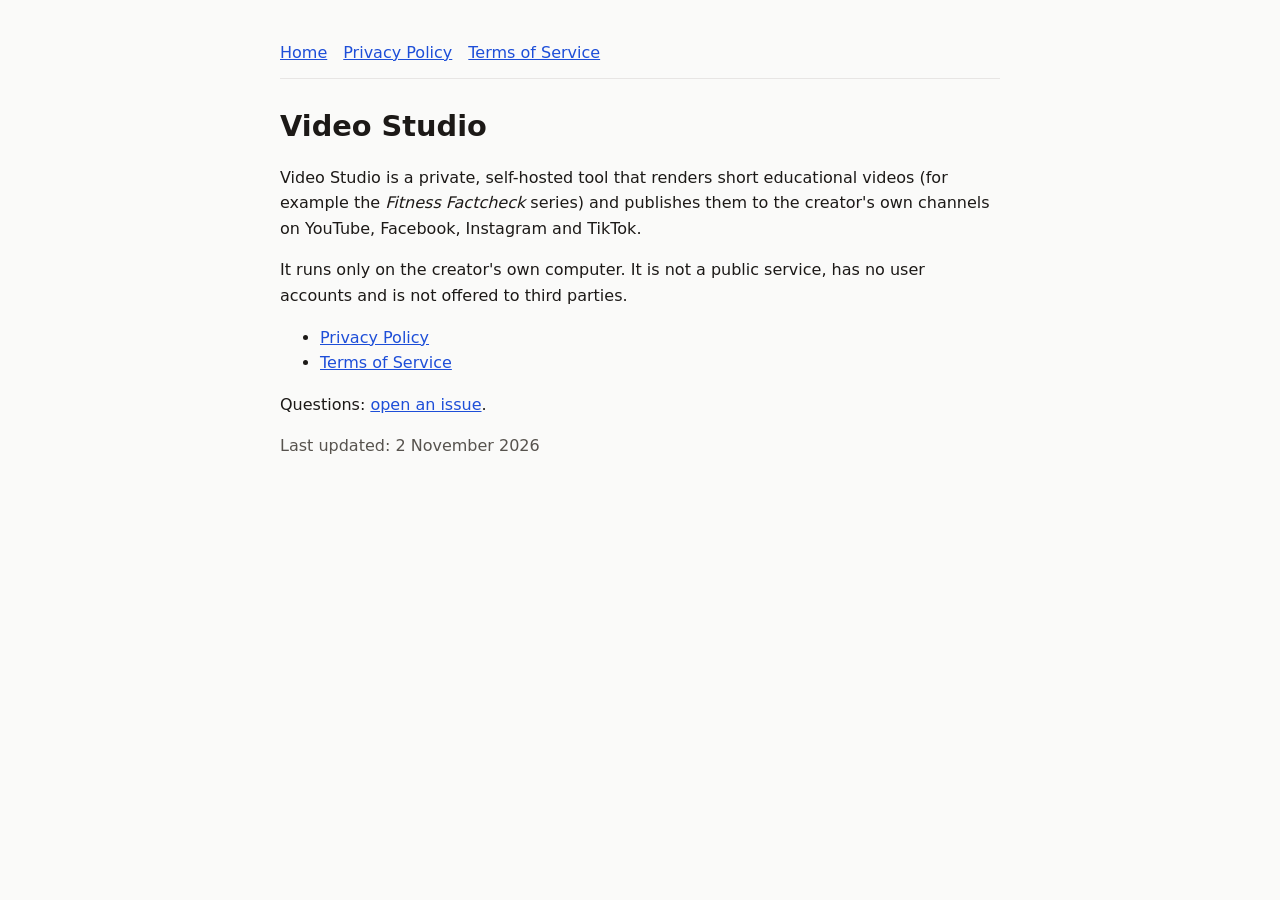
<file: index.html>
<!doctype html>
<html lang="en"><head><meta charset="utf-8"><meta name="google-site-verification" content="L645QQ-cFm9Fiel9o3NShPHzwrUqD18lj9RJ_Jxz-9k" /><meta name="viewport" content="width=device-width,initial-scale=1"><title>Video Studio</title><link rel="stylesheet" href="style.css"></head><body><main><nav><a href="./">Home</a><a href="privacy.html">Privacy Policy</a><a href="terms.html">Terms of Service</a></nav>
<h1>Video Studio</h1>
<p>Video Studio is a private, self-hosted tool that renders short educational videos (for example the <em>Fitness Factcheck</em> series) and publishes them to the creator's own channels on YouTube, Facebook, Instagram and TikTok.</p>
<p>It runs only on the creator's own computer. It is not a public service, has no user accounts and is not offered to third parties.</p>
<ul><li><a href="privacy.html">Privacy Policy</a></li><li><a href="terms.html">Terms of Service</a></li></ul>
<p>Questions: <a href="https://github.com/SSiertsema/video-studio-legal/issues">open an issue</a>.</p>
<p class="muted">Last updated: 2 November 2026</p></main></body></html>
</file>
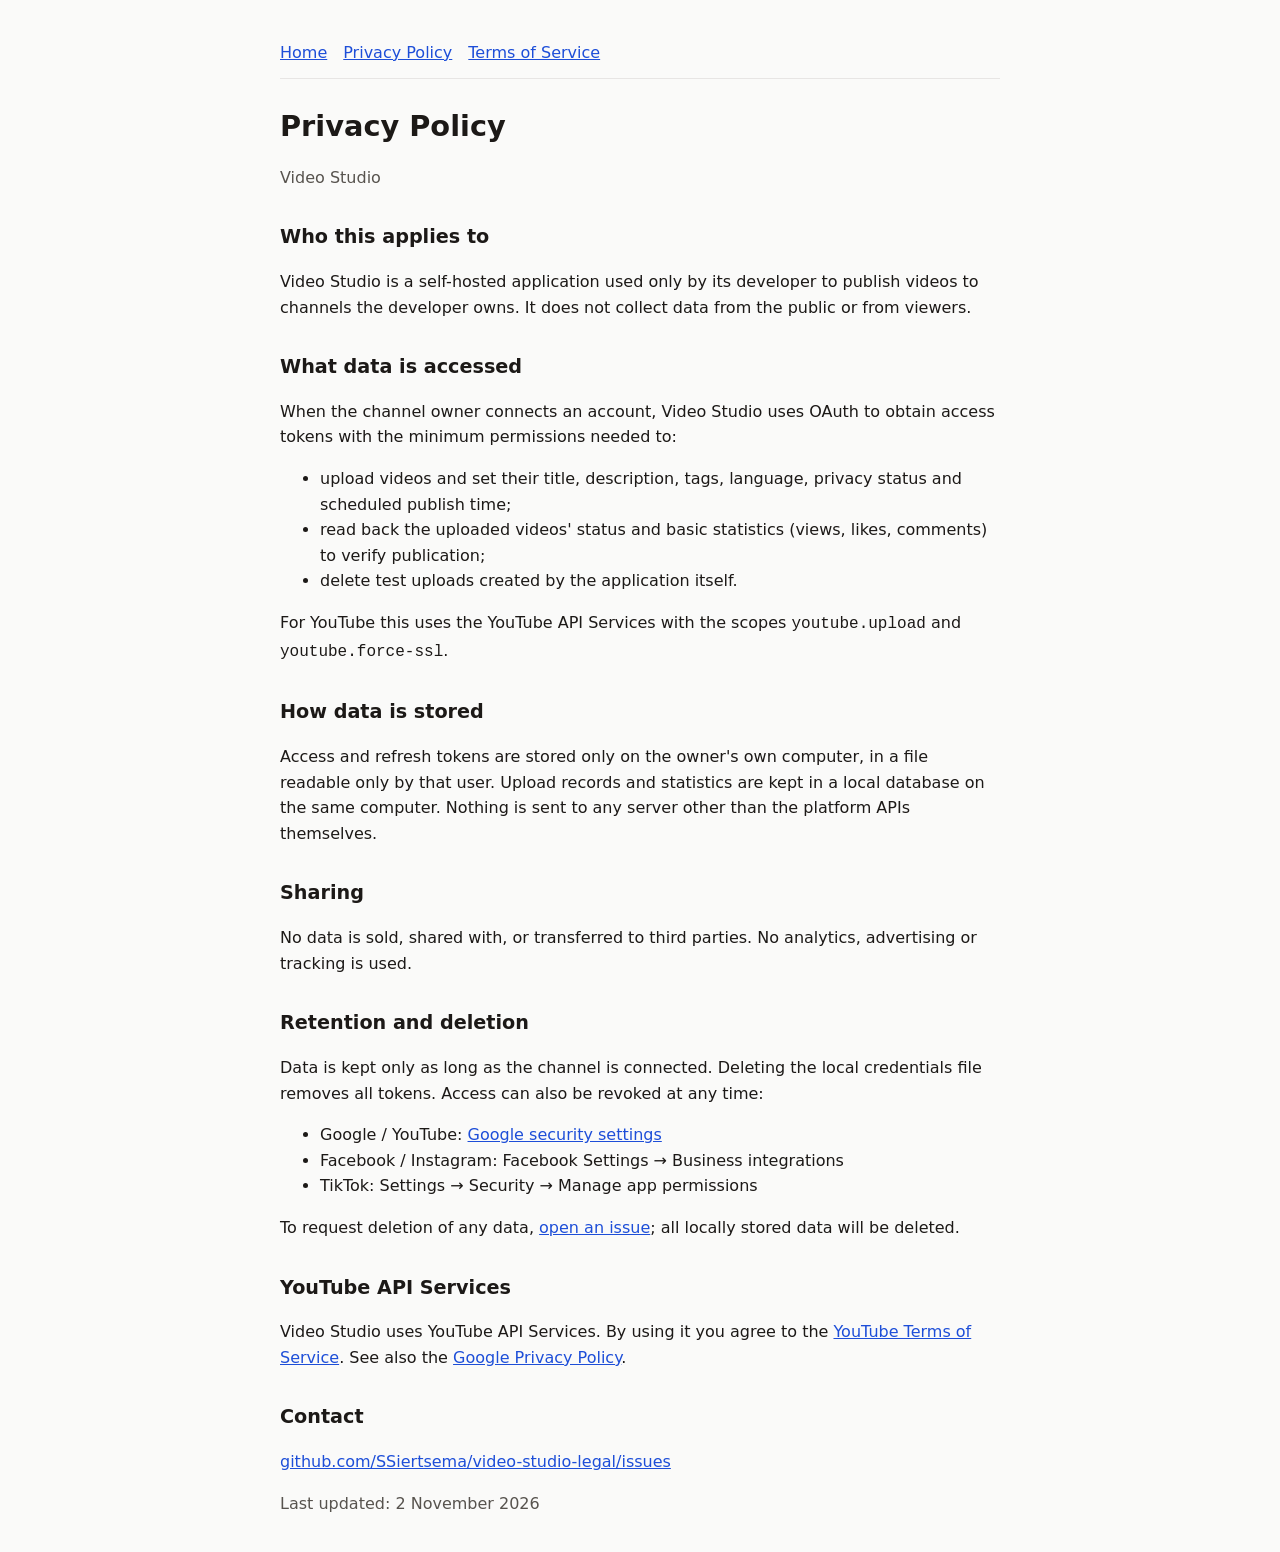
<file: privacy.html>
<!doctype html>
<html lang="en"><head><meta charset="utf-8"><meta name="viewport" content="width=device-width,initial-scale=1"><title>Privacy Policy</title><link rel="stylesheet" href="style.css"></head><body><main><nav><a href="./">Home</a><a href="privacy.html">Privacy Policy</a><a href="terms.html">Terms of Service</a></nav>
<h1>Privacy Policy</h1>
<p class="muted">Video Studio</p>
<h2>Who this applies to</h2>
<p>Video Studio is a self-hosted application used only by its developer to publish videos to channels the developer owns. It does not collect data from the public or from viewers.</p>
<h2>What data is accessed</h2>
<p>When the channel owner connects an account, Video Studio uses OAuth to obtain access tokens with the minimum permissions needed to:</p>
<ul>
<li>upload videos and set their title, description, tags, language, privacy status and scheduled publish time;</li>
<li>read back the uploaded videos' status and basic statistics (views, likes, comments) to verify publication;</li>
<li>delete test uploads created by the application itself.</li>
</ul>
<p>For YouTube this uses the YouTube API Services with the scopes <code>youtube.upload</code> and <code>youtube.force-ssl</code>.</p>
<h2>How data is stored</h2>
<p>Access and refresh tokens are stored only on the owner's own computer, in a file readable only by that user. Upload records and statistics are kept in a local database on the same computer. Nothing is sent to any server other than the platform APIs themselves.</p>
<h2>Sharing</h2>
<p>No data is sold, shared with, or transferred to third parties. No analytics, advertising or tracking is used.</p>
<h2>Retention and deletion</h2>
<p>Data is kept only as long as the channel is connected. Deleting the local credentials file removes all tokens. Access can also be revoked at any time:</p>
<ul>
<li>Google / YouTube: <a href="https://myaccount.google.com/permissions">Google security settings</a></li>
<li>Facebook / Instagram: Facebook Settings &rarr; Business integrations</li>
<li>TikTok: Settings &rarr; Security &rarr; Manage app permissions</li>
</ul>
<p>To request deletion of any data, <a href="https://github.com/SSiertsema/video-studio-legal/issues">open an issue</a>; all locally stored data will be deleted.</p>
<h2>YouTube API Services</h2>
<p>Video Studio uses YouTube API Services. By using it you agree to the <a href="https://www.youtube.com/t/terms">YouTube Terms of Service</a>. See also the <a href="https://policies.google.com/privacy">Google Privacy Policy</a>.</p>
<h2>Contact</h2>
<p><a href="https://github.com/SSiertsema/video-studio-legal/issues">github.com/SSiertsema/video-studio-legal/issues</a></p>
<p class="muted">Last updated: 2 November 2026</p></main></body></html>
</file>
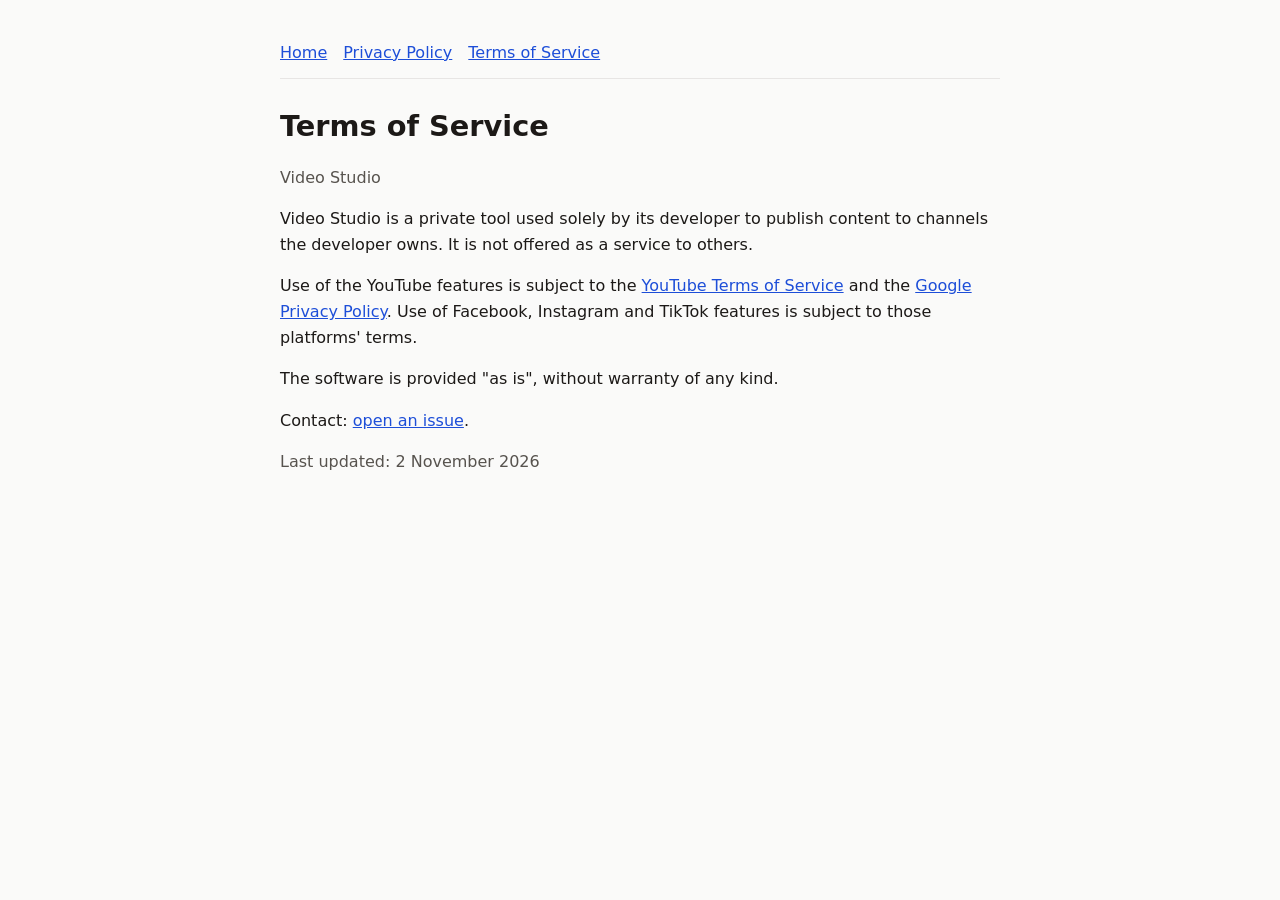
<file: terms.html>
<!doctype html>
<html lang="en"><head><meta charset="utf-8"><meta name="viewport" content="width=device-width,initial-scale=1"><title>Terms of Service</title><link rel="stylesheet" href="style.css"></head><body><main><nav><a href="./">Home</a><a href="privacy.html">Privacy Policy</a><a href="terms.html">Terms of Service</a></nav>
<h1>Terms of Service</h1>
<p class="muted">Video Studio</p>
<p>Video Studio is a private tool used solely by its developer to publish content to channels the developer owns. It is not offered as a service to others.</p>
<p>Use of the YouTube features is subject to the <a href="https://www.youtube.com/t/terms">YouTube Terms of Service</a> and the <a href="https://policies.google.com/privacy">Google Privacy Policy</a>. Use of Facebook, Instagram and TikTok features is subject to those platforms' terms.</p>
<p>The software is provided "as is", without warranty of any kind.</p>
<p>Contact: <a href="https://github.com/SSiertsema/video-studio-legal/issues">open an issue</a>.</p>
<p class="muted">Last updated: 2 November 2026</p></main></body></html>
</file>
<file: style.css>
:root{--bg:#fafaf9;--fg:#1c1917;--muted:#57534e;--link:#1d4ed8;--line:#e7e5e4}
@media (prefers-color-scheme:dark){:root{--bg:#1c1917;--fg:#f5f5f4;--muted:#a8a29e;--link:#93c5fd;--line:#44403c}}
body{background:var(--bg);color:var(--fg);font:16px/1.6 system-ui,sans-serif;margin:0;padding:0 16px}
main{max-width:720px;margin:40px auto}
h1{font-size:1.8rem;margin-bottom:.2rem}h2{font-size:1.2rem;margin-top:2rem}
.muted{color:var(--muted)}a{color:var(--link)}
nav{border-bottom:1px solid var(--line);padding-bottom:12px;margin-bottom:24px}nav a{margin-right:16px}
</file>
